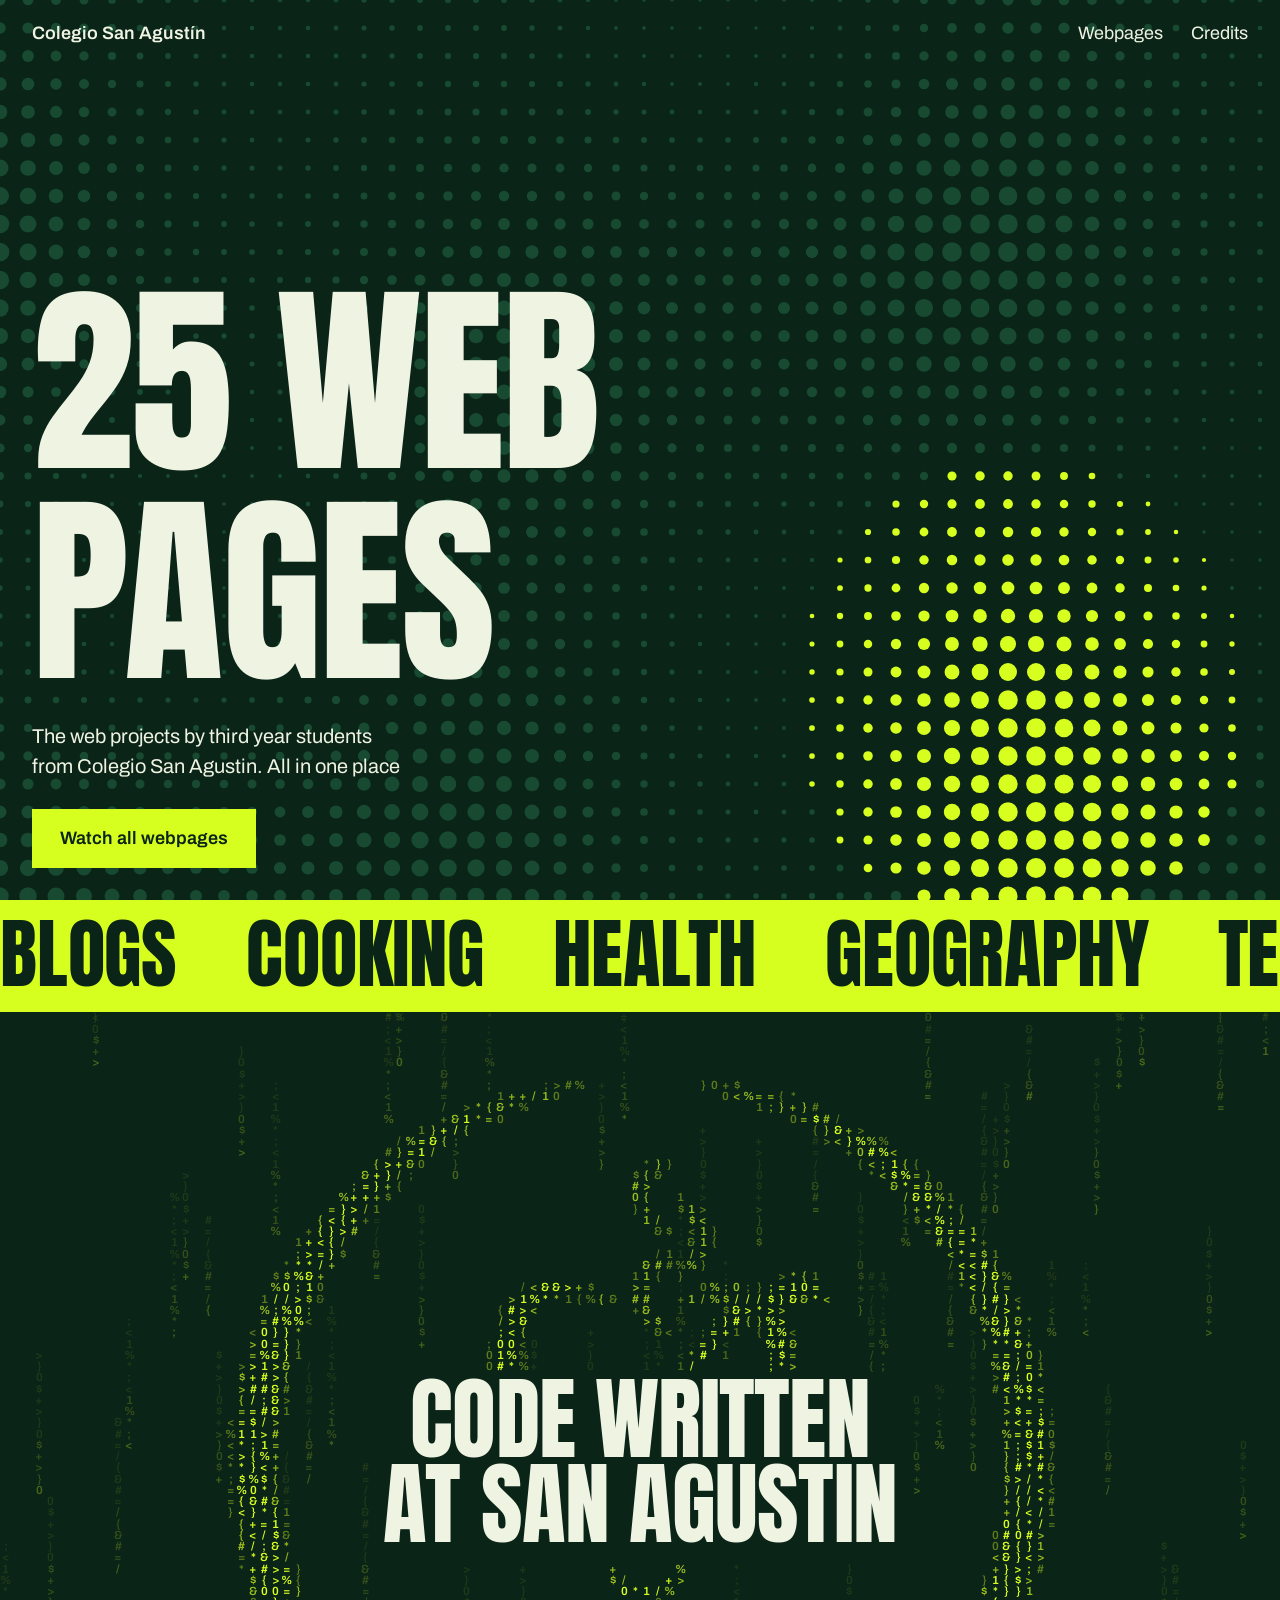
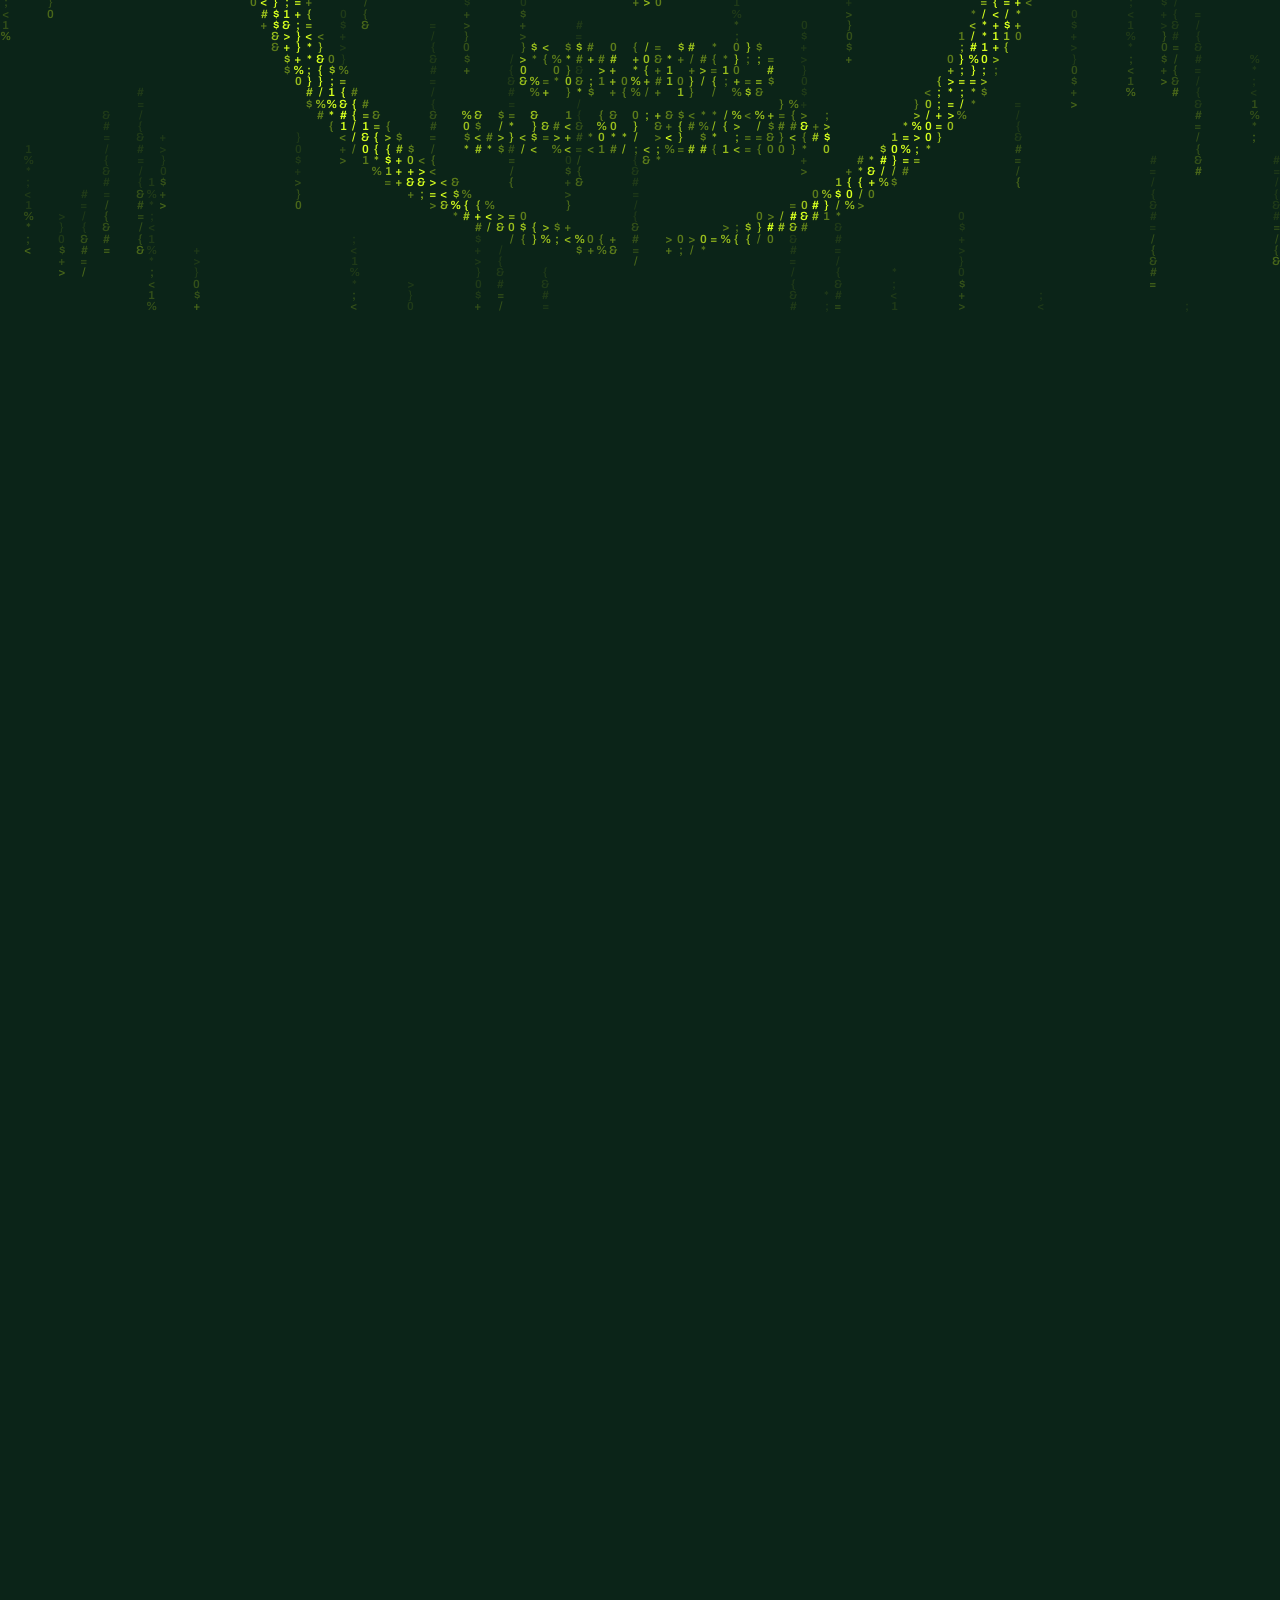
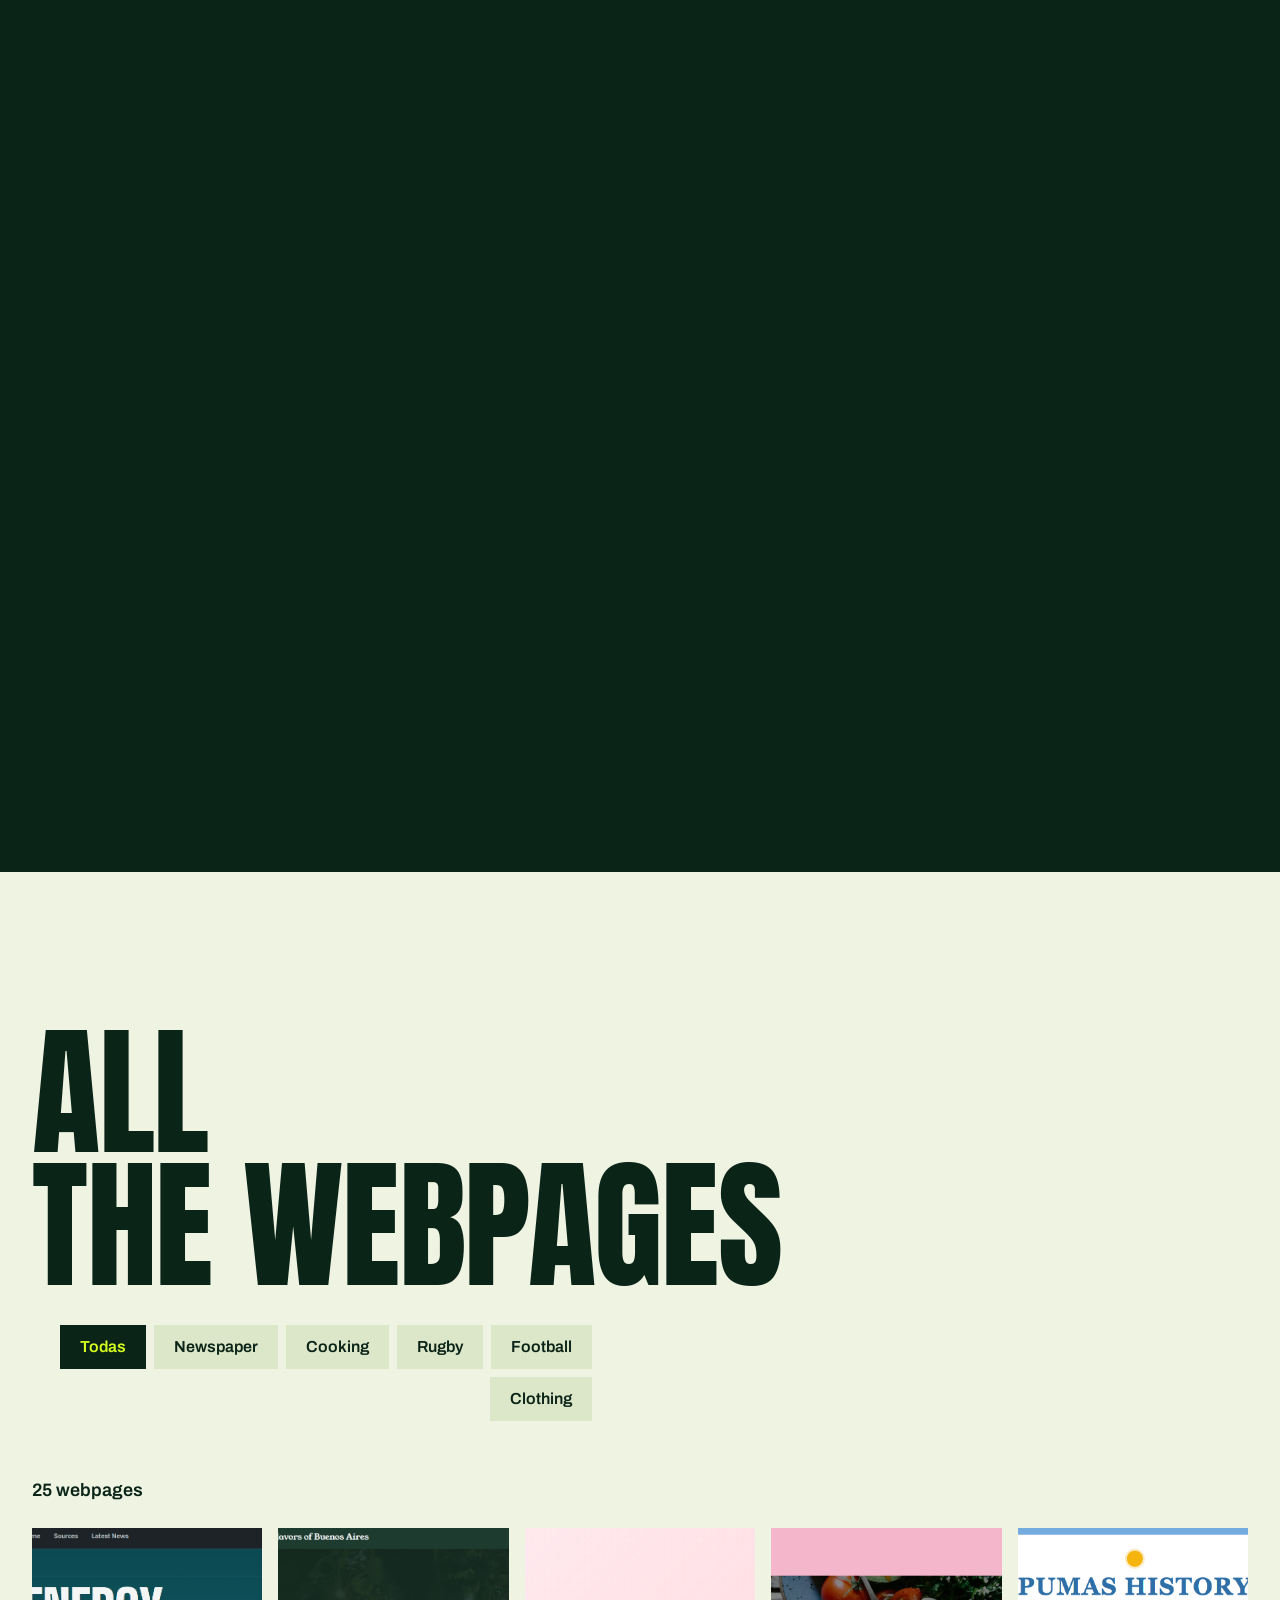
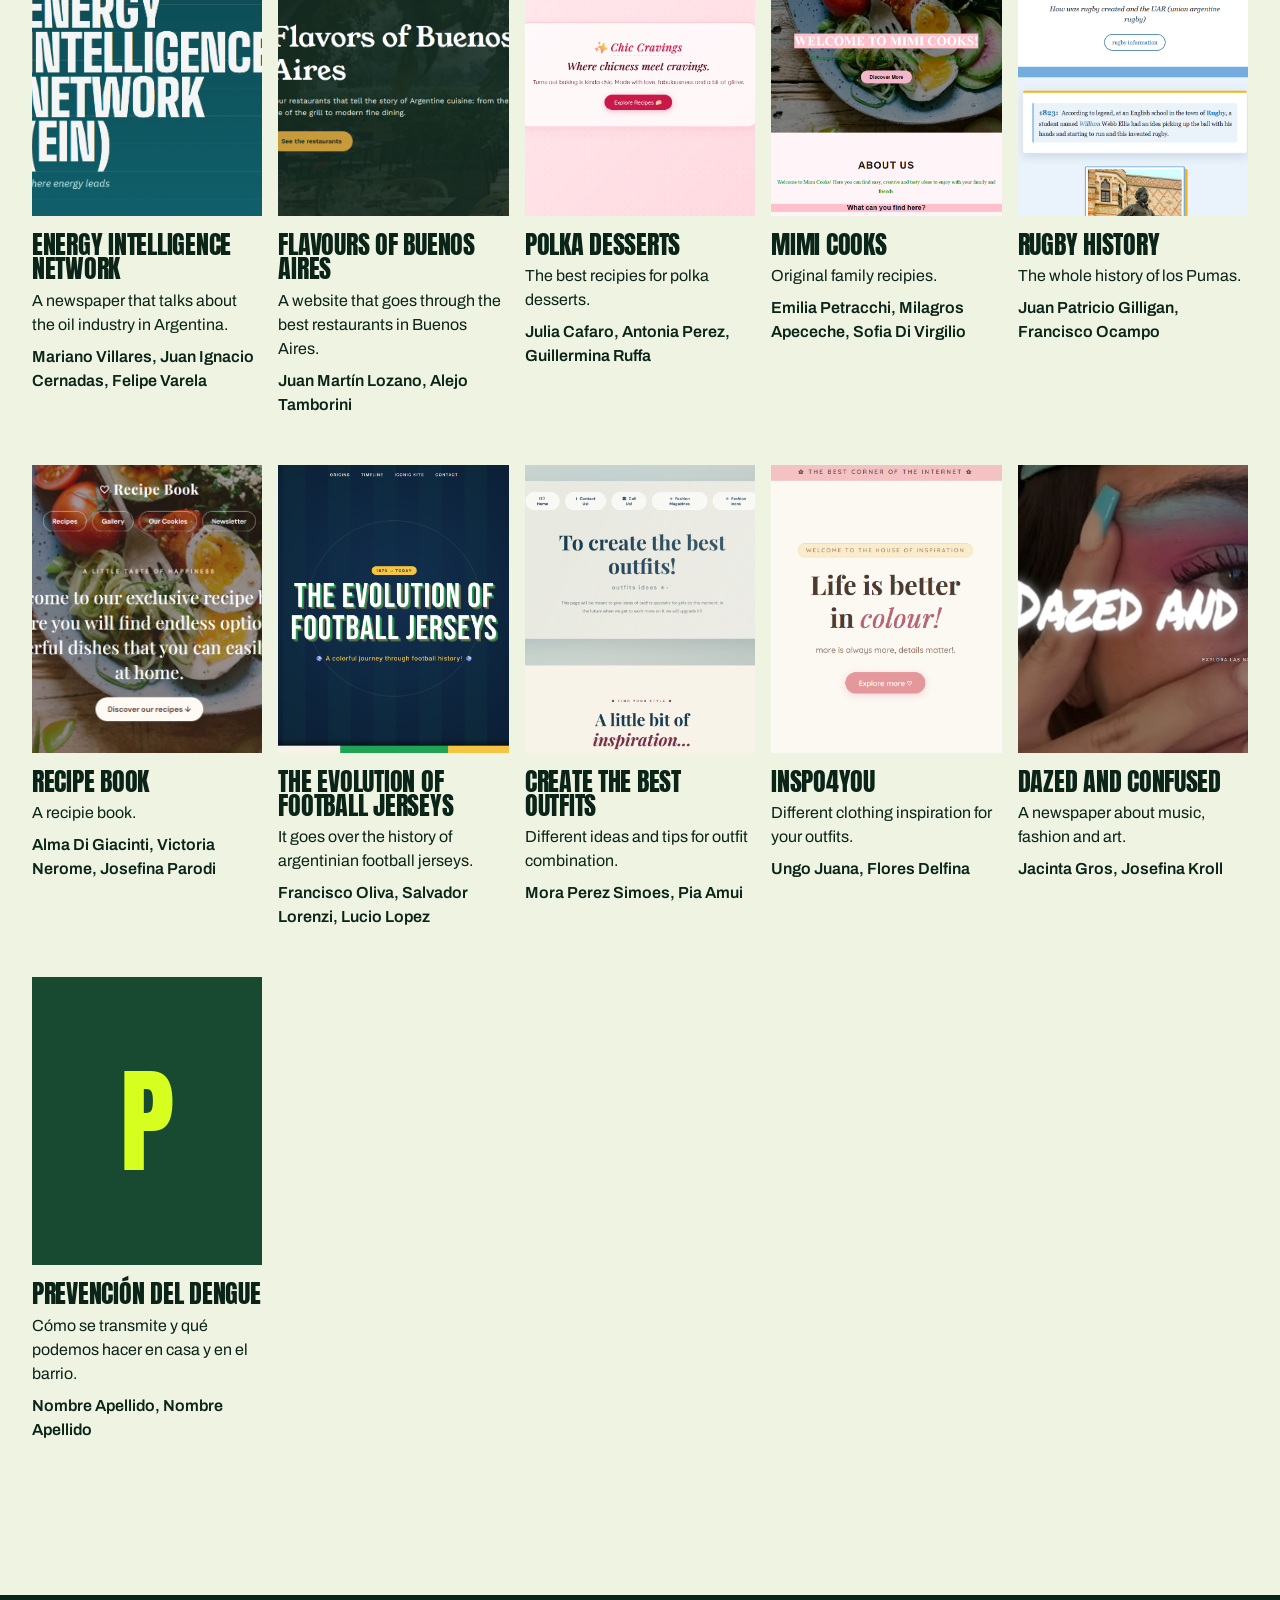
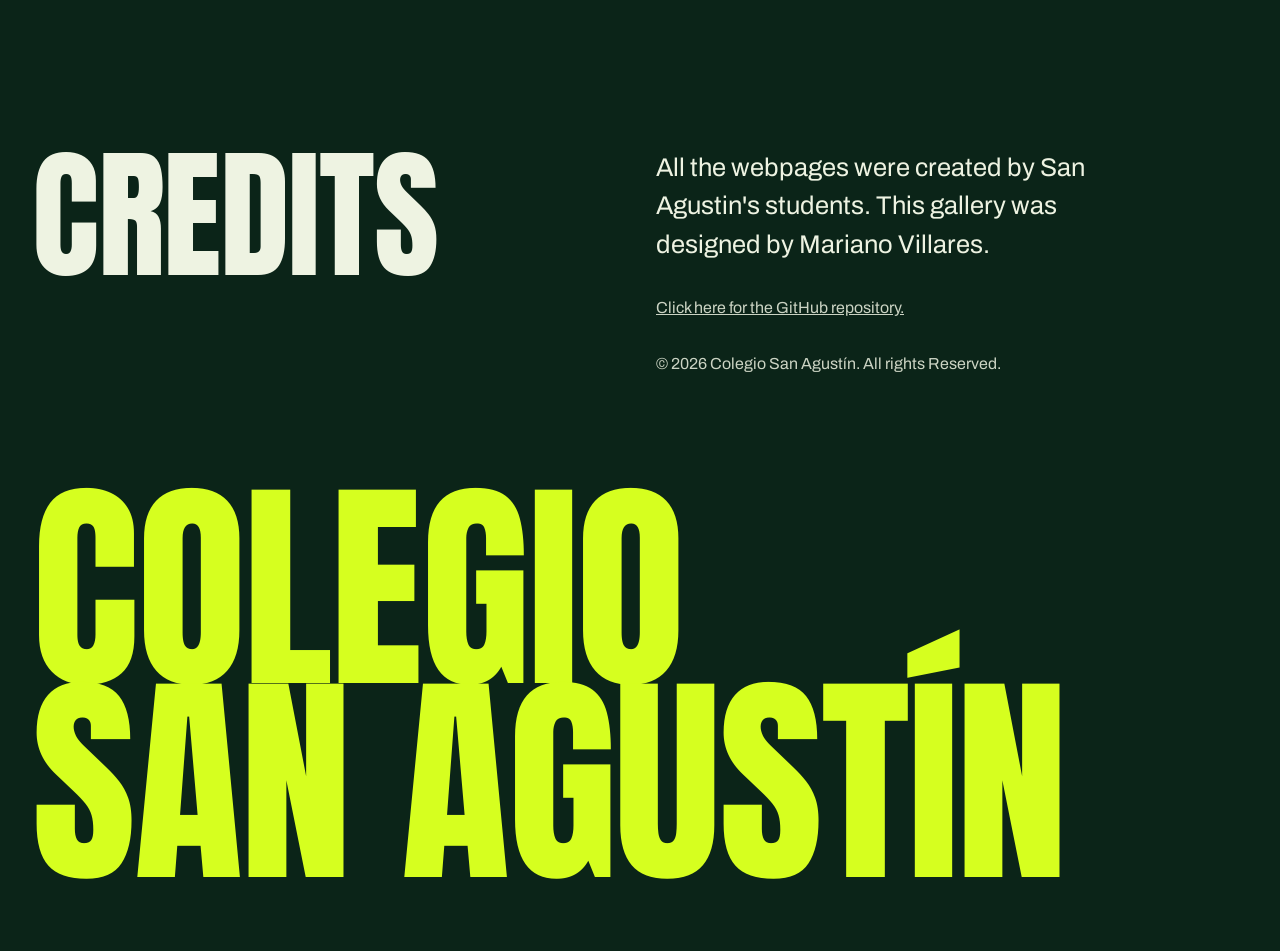
<file: index.html>
<!DOCTYPE html>
<html lang="es">
<head>
<meta charset="utf-8">
<meta name="viewport" content="width=device-width, initial-scale=1, viewport-fit=cover">
<title>25 páginas web — Colegio San Agustín</title>
<link rel="preconnect" href="https://fonts.googleapis.com">
<link rel="preconnect" href="https://fonts.gstatic.com" crossorigin>
<link href="https://fonts.googleapis.com/css2?family=Anton&family=Archivo:wght@400;600&display=swap" rel="stylesheet">
<script>document.documentElemsent.className='js'</script>
<link rel="stylesheet" href="styles.css">
</head>
<body>
<header class="hero">
  <canvas class="wave" id="wave" aria-hidden="true"></canvas>
  <nav>
    <b>Colegio San Agustín</b>
    <div><a href="#paginas">Webpages</a><a href="#creditos">Credits</a></div>
  </nav>
  <div class="hero-body">
    <div>
      <h1 class="d"><span class="ln"><span>25 web</span></span><span class="ln"><span>pages</span></span></h1>
      <p class="lead">The web projects by third year students from Colegio San Agustin. All in one place</p>
      <a class="btn" href="#paginas">Watch all webpages</a>
    </div>
  </div>
</header>

<div class="band" aria-hidden="true"><div class="d">
  <span>Blogs</span><span>Cooking</span><span>Health</span><span>Geography</span><span>Technology</span>
  <span>Art</span><span>Fashion</span><span>Football</span><span>Newspapers</span><span>Politics</span>
</div></div>

<section class="escena" id="escena" aria-labelledby="escena-t">
  <div class="stick">
    <canvas id="cv" role="img" aria-label="El logo del Colegio San Agustín, formado por caracteres de código"></canvas>
    <h2 class="d" id="escena-t">Code written<br>at San Agustin</h2>
  </div>
</section>

<main>
<section class="work" id="paginas">
  <div class="work-top">
    <h2 class="d rv">All<br>the webpages</h2>
    <div class="filters rv" id="filters" role="group" aria-label="Filter by theme"></div>
  </div>
  <p class="count" id="count" aria-live="polite">25 webpages</p>
  <ul class="grid" id="grid"></ul>
  <noscript><p>Activate JavaScript to look at the gallery.</p></noscript>
</section>
</main>

<footer class="credits" id="creditos">
  <div class="cols">
    <h2 class="d rv">Credits</h2>
    <div class="rv" style="--d:90ms">
      <p class="t">All the webpages were created by San Agustin's students. This gallery was designed by Mariano Villares.</p>
      <p id="fine"><a href="https://github.com/todotecno/csa-webpages/tree/main" target="_blank" rel="noopener noreferrer">Click here for the GitHub repository.</a></p>
      <p id="fine">© 2026 Colegio San Agustín. All rights Reserved.</p>
    </div>
  </div>
  <p class="wm d rv" aria-label="Colegio San Agustín">Colegio<br>San Agustín</p>
</footer>


<script src="script.js"></script>
</body>
</html>
</file>
<file: styles.css>
:root{--bg:#0B2418;--mid:#174A31;--ink:#EEF3E2;--acc:#D6FF1F;--chip:#DCE6C8;--pad:clamp(16px,2.5vw,32px);--ease:cubic-bezier(.2,.7,.2,1);
box-sizing:border-box;padding-top:env(safe-area-inset-top,0px);padding-bottom:env(safe-area-inset-bottom,0px)}
html{scroll-behavior:smooth;scroll-padding-top:env(safe-area-inset-top,0px);background:var(--bg)}
*,*::before,*::after{box-sizing:border-box}
body{margin:0;background:var(--bg);color:var(--ink);font:400 18px/1.5 'Archivo',system-ui,sans-serif;overflow-x:hidden}
h1,h2,h3,p,ul{margin:0}ul{padding:0;list-style:none}
a{color:inherit}
:focus-visible{outline:3px solid var(--acc);outline-offset:3px}
.d{font-family:'Anton','Impact','Arial Narrow',sans-serif;font-weight:400;text-transform:uppercase;letter-spacing:-.01em;line-height:.95}
::selection{background:var(--acc);color:var(--bg)}

/* hero */
.hero{position:relative;min-height:100svh;padding:0 var(--pad) var(--pad);display:flex;flex-direction:column}
nav{display:flex;justify-content:space-between;align-items:center;padding:20px 0;gap:16px}
nav b{font-weight:600}
nav div{display:flex;gap:28px}
nav a{text-decoration:none;transition:color .2s}
nav a:hover{color:var(--acc)}
.hero-body{flex:1;display:flex;align-items:flex-end}
h1{font-size:clamp(4.5rem,16vw,17rem)}
.ln{display:block;overflow:hidden;padding-top:.08em}
.ln>span{display:block;transform:translateY(108%);animation:up 1s var(--ease) forwards}
.ln:nth-child(2)>span{animation-delay:.12s}
.lead{max-width:34ch;margin:32px 0 28px;font-size:20px;opacity:0;animation:fade .8s .5s var(--ease) forwards}
.btn{display:inline-block;background:var(--acc);color:var(--bg);padding:16px 28px;font-weight:600;text-decoration:none;transition:transform .2s var(--ease)}
.btn:hover{transform:translateX(6px)}.btn:active{transform:translateX(2px)}
@keyframes up{to{transform:none}}
@keyframes fade{to{opacity:1}}

.wave{position:absolute;inset:0;width:100%;height:100%;display:block}
nav,.hero-body{position:relative;z-index:1}

/* marquee */
.band{background:var(--acc);color:var(--bg);overflow:hidden;white-space:nowrap;padding:18px 0}
.band div{display:inline-flex;animation:slide 36s linear infinite}
.band span{font-size:clamp(2.5rem,6vw,5rem);padding-right:.9em}
@keyframes slide{to{transform:translateX(-50%)}}

/* grid */
.work{background:var(--ink);color:var(--bg);padding:clamp(96px,12vw,200px) var(--pad)}
.work-top{display:flex;justify-content:space-between;align-items:end;gap:var(--pad);flex-wrap:wrap;margin-bottom:56px}
h2{font-size:clamp(3.5rem,11vw,11rem)}
.filters{display:flex;gap:8px;flex-wrap:wrap;max-width:560px;justify-content:flex-end}
.filters button{font:600 16px/1 'Archivo',sans-serif;padding:14px 20px;border:0;background:var(--chip);color:var(--bg);cursor:pointer;transition:transform .15s,background .2s}
.filters button:hover{background:var(--acc)}
.filters button:active{transform:translateY(2px)}
.filters button[aria-pressed=true]{background:var(--bg);color:var(--acc)}
.count{margin-bottom:24px;font-weight:600}
.grid{display:grid;grid-template-columns:repeat(5,1fr);gap:48px 16px}
.grid li[hidden]{display:none}
.tile{display:block;text-decoration:none}
.th{position:relative;aspect-ratio:4/5;overflow:hidden;background:var(--bg);color:var(--acc);display:grid;place-items:center}
.grid li:nth-child(3n+2) .th{background:var(--mid)}
.th b{font:400 clamp(5rem,9vw,9rem)/1 'Anton','Impact',sans-serif;transition:transform .6s var(--ease)}
.th img{position:absolute;inset:0;width:100%;height:100%;object-fit:cover;transition:transform .7s var(--ease)}
.go{position:absolute;left:0;right:0;bottom:0;background:var(--acc);color:var(--bg);padding:16px;font:400 1.5rem/1 'Anton','Impact',sans-serif;text-transform:uppercase;transform:translateY(101%);transition:transform .45s var(--ease)}
.tile:hover .go,.tile:focus-visible .go{transform:none}
.tile:hover .th b,.tile:hover .th img{transform:scale(1.07)}
.tile h3{font-size:clamp(1.25rem,2vw,1.75rem);margin-top:16px}
.tile .de{margin-top:8px;font-size:16px;display:-webkit-box;-webkit-line-clamp:3;-webkit-box-orient:vertical;overflow:hidden}
.tile .au{margin-top:8px;font-size:16px;font-weight:600}

/* credits */
.credits{padding:clamp(96px,12vw,200px) var(--pad) var(--pad)}
.credits .cols{display:grid;grid-template-columns:1fr 1fr;gap:var(--pad);align-items:start}
.credits p.t{font-size:clamp(1.25rem,2vw,1.75rem);max-width:30ch}
.wm{font-size:17.6vw;line-height:.86;margin-top:clamp(64px,9vw,140px);color:var(--acc);white-space:nowrap}
#fine{margin-top:32px;font-size:16px;opacity:.85}


@media (max-width:960px){
.hero{min-height:100svh}
.filters{flex-wrap:nowrap;overflow-x:auto;max-width:none;width:100%;justify-content:flex-start;padding-bottom:4px;scrollbar-width:none}
.filters button{flex:none;min-height:44px}
.btn{padding:18px 28px}
}
@media (hover:none){.go{display:none}.tile:active .th{opacity:.85}}

/* reveal */
.js .rv{opacity:0;transform:translateY(28px);transition:opacity .7s var(--ease),transform .7s var(--ease);transition-delay:var(--d,0ms)}
.js .rv.in{opacity:1;transform:none}

@media (max-width:960px){.grid{grid-template-columns:repeat(3,1fr)}}
@media (max-width:620px){.grid{grid-template-columns:repeat(2,1fr);gap:36px 12px}.credits .cols{grid-template-columns:1fr}.filters{justify-content:flex-start}nav div{gap:16px}h1{font-size:23vw}.wm{font-size:19vw}.tile h3{font-size:1.25rem}}
@media (prefers-reduced-motion:reduce){
.ln>span{transform:none;animation:none}.lead{opacity:1;animation:none}.band div{animation:none}.js .rv{opacity:1;transform:none;transition:none}html{scroll-behavior:auto}*{transition-duration:.01ms!important}}

/* scroll scene */
.escena{height:340vh;background:var(--bg);color:var(--ink);position:relative}
.stick{position:sticky;top:0;height:100svh;padding:0 var(--pad);display:grid;place-items:center;overflow:hidden}
.stick h2{position:relative;z-index:1;text-align:center;font-size:clamp(2rem,7vw,6rem);pointer-events:none}
#cv{position:absolute;inset:0;width:100%;height:100%;display:block;touch-action:pan-y}
</file>
